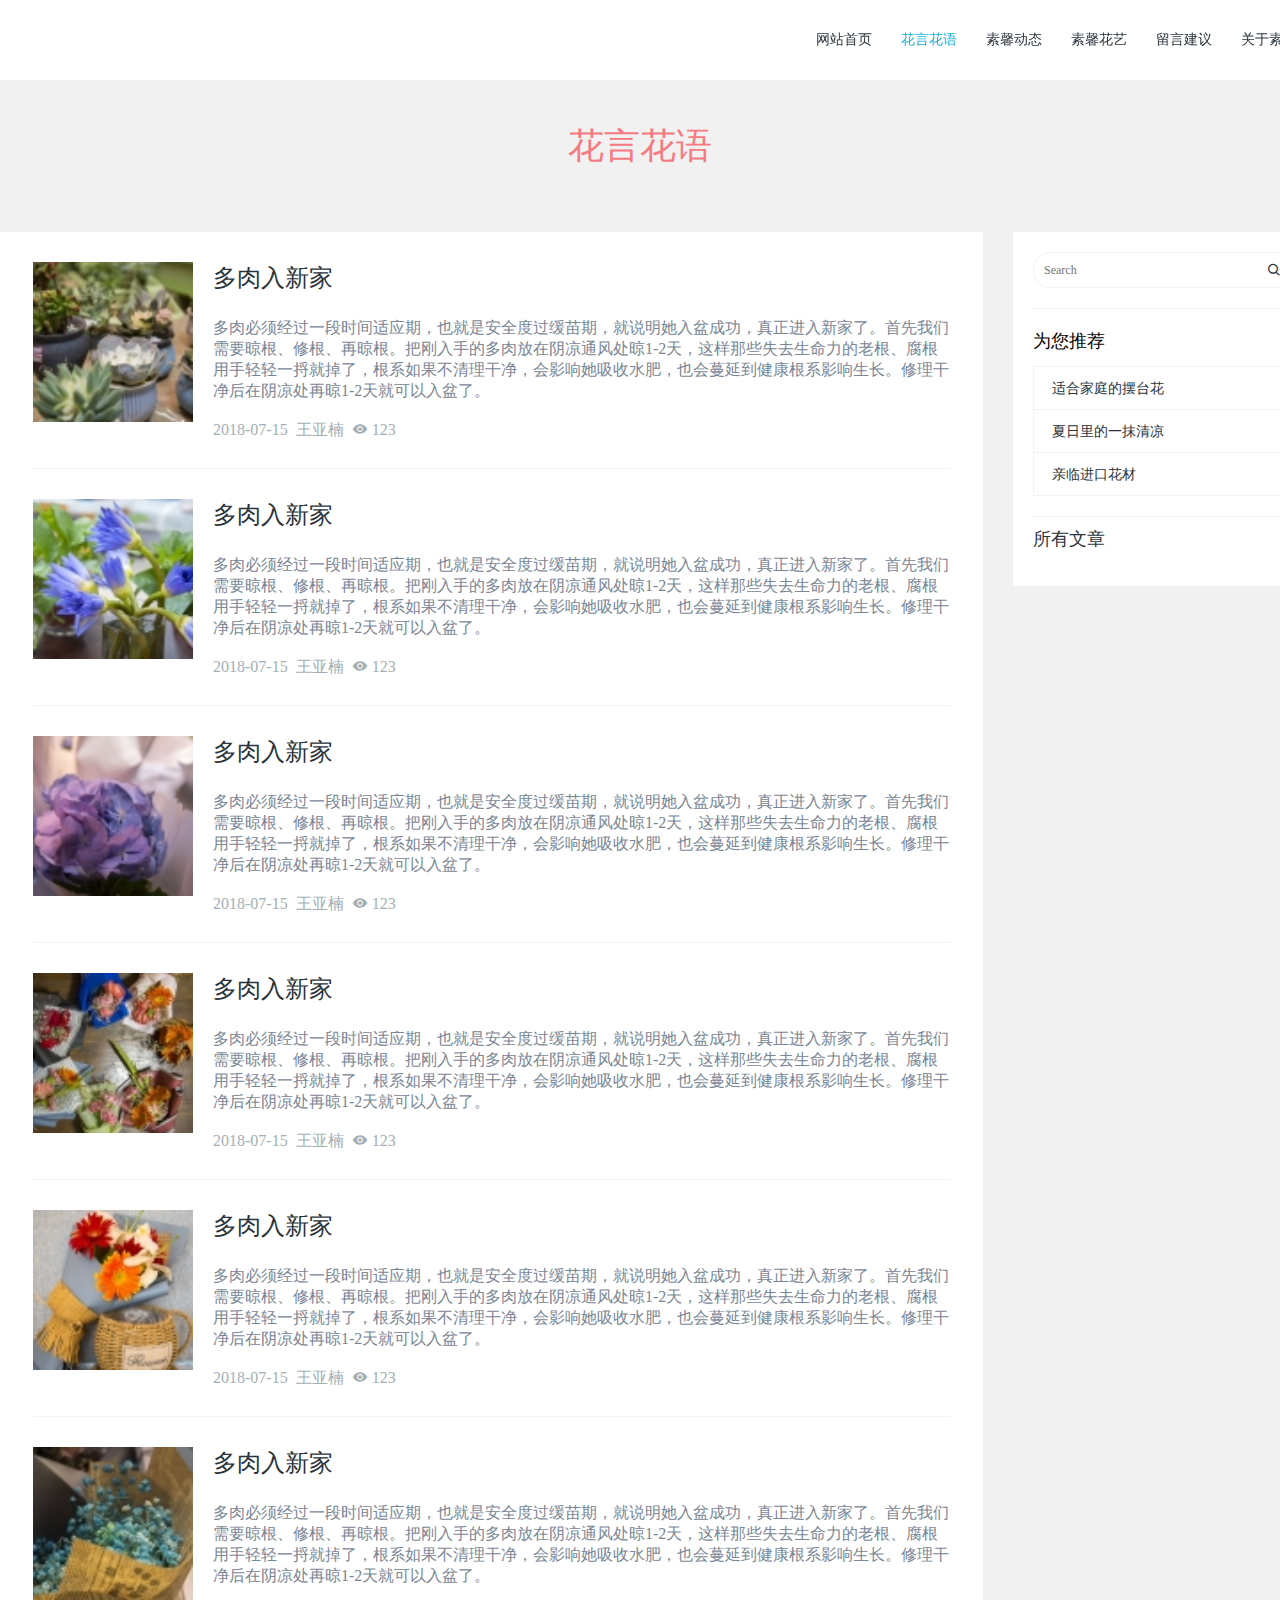
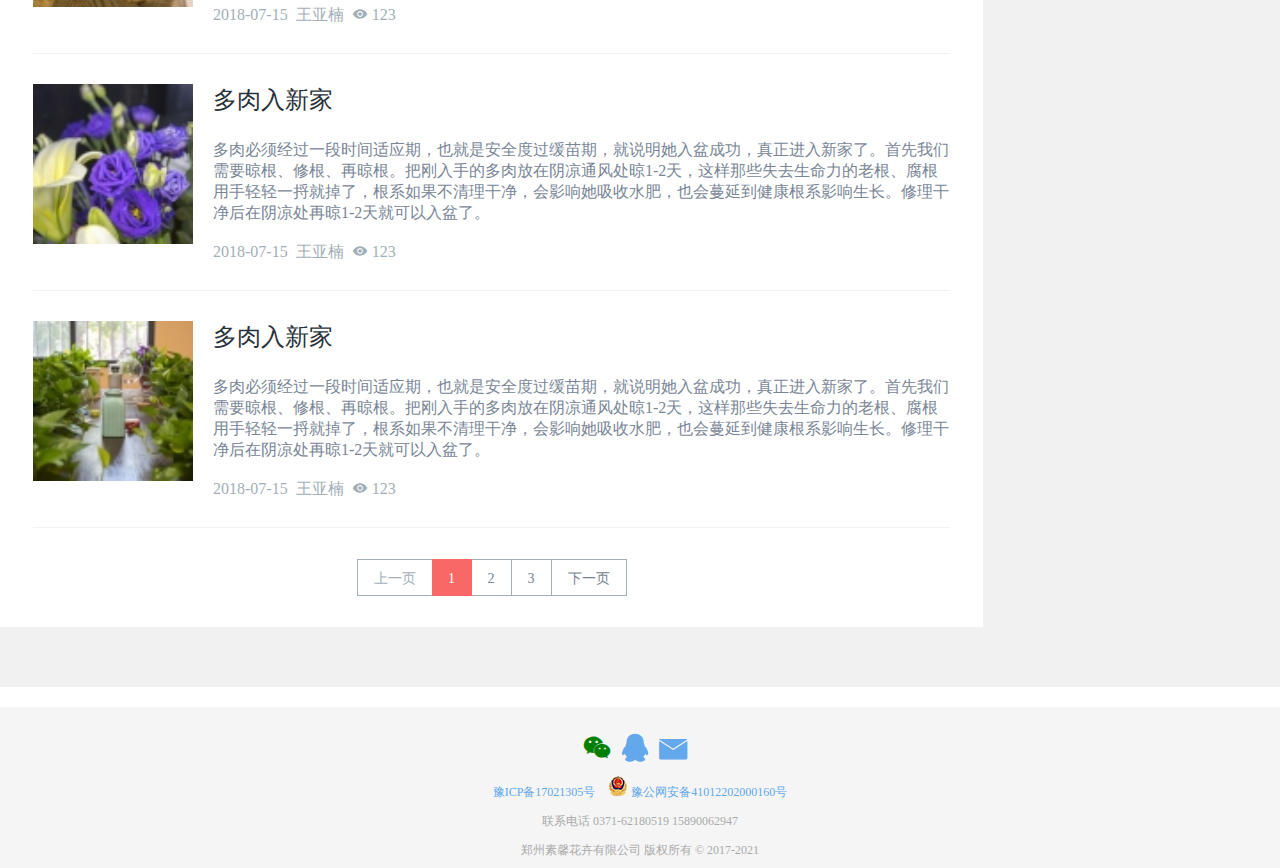
<file: hyhy.html>
<!DOCTYPE html>
<html>
<head>
	<meta charset="utf-8">
	<title>花言花语</title>
    <link rel="stylesheet" type="text/css" href="./css/hyhy.css">
    <link rel="stylesheet" type="text/css" href="./css/iconfont.css">
</head>
<body>
   <!-- 导航栏开始 -->
   <header>
   	  <div class="header1">
   	  	<div class="header-right">
    		<ul>
    			<li><a href="index.html">网站首页</a></li>
    			<li><a href="hyhy.html">花言花语</a></li>
    			<li><a href="sxdt.html">素馨动态</a></li>
    			<li><a href="sxhy.html">素馨花艺</a></li>
    			<li><a href="lyjy.html">留言建议</a></li>
    			<li><a href="gysx.html">关于素馨</a></li>
    		</ul>
    	</div>
   	  </div>
   </header>
   <!-- 主体开始 -->	
   <div class="hyhy-top">花言花语</div>
   <main>
    <!-- 左部分开始 -->
   	  <div class="main-left">
        <div class="main-left-1">
          <div><img src="./img/hyhu-1.jpg"></div>
          <ul>
            <li><a href="text.html">多肉入新家</a></li>
            <li>多肉必须经过一段时间适应期，也就是安全度过缓苗期，就说明她入盆成功，真正进入新家了。首先我们需要晾根、修根、再晾根。把刚入手的多肉放在阴凉通风处晾1-2天，这样那些失去生命力的老根、腐根用手轻轻一捋就掉了，根系如果不清理干净，会影响她吸收水肥，也会蔓延到健康根系影响生长。修理干净后在阴凉处再晾1-2天就可以入盆了。</li>
            <li>2018-07-15&nbsp;&nbsp;王亚楠&nbsp;&nbsp;<i class="iconfont icon-liulan"></i>&nbsp;123</li>
          </ul>
        </div>
        <div class="main-left-1">
          <div><img src="./img/hyhu-2.jpg"></div>
          <ul>
            <li><a href="">多肉入新家</a></li>
            <li>多肉必须经过一段时间适应期，也就是安全度过缓苗期，就说明她入盆成功，真正进入新家了。首先我们需要晾根、修根、再晾根。把刚入手的多肉放在阴凉通风处晾1-2天，这样那些失去生命力的老根、腐根用手轻轻一捋就掉了，根系如果不清理干净，会影响她吸收水肥，也会蔓延到健康根系影响生长。修理干净后在阴凉处再晾1-2天就可以入盆了。</li>
            <li>2018-07-15&nbsp;&nbsp;王亚楠&nbsp;&nbsp;<i class="iconfont icon-liulan"></i>&nbsp;123</li>
          </ul>
        </div>
        <div class="main-left-1">
          <div><img src="./img/hyhu-3.jpg"></div>
          <ul>
            <li><a href="">多肉入新家</a></li>
            <li>多肉必须经过一段时间适应期，也就是安全度过缓苗期，就说明她入盆成功，真正进入新家了。首先我们需要晾根、修根、再晾根。把刚入手的多肉放在阴凉通风处晾1-2天，这样那些失去生命力的老根、腐根用手轻轻一捋就掉了，根系如果不清理干净，会影响她吸收水肥，也会蔓延到健康根系影响生长。修理干净后在阴凉处再晾1-2天就可以入盆了。</li>
            <li>2018-07-15&nbsp;&nbsp;王亚楠&nbsp;&nbsp;<i class="iconfont icon-liulan"></i>&nbsp;123</li>
          </ul>
        </div>
        <div class="main-left-1">
          <div><img src="./img/hyhu-4.jpg"></div>
          <ul>
            <li><a href="">多肉入新家</a></li>
            <li>多肉必须经过一段时间适应期，也就是安全度过缓苗期，就说明她入盆成功，真正进入新家了。首先我们需要晾根、修根、再晾根。把刚入手的多肉放在阴凉通风处晾1-2天，这样那些失去生命力的老根、腐根用手轻轻一捋就掉了，根系如果不清理干净，会影响她吸收水肥，也会蔓延到健康根系影响生长。修理干净后在阴凉处再晾1-2天就可以入盆了。</li>
            <li>2018-07-15&nbsp;&nbsp;王亚楠&nbsp;&nbsp;<i class="iconfont icon-liulan"></i>&nbsp;123</li>
          </ul>
        </div>
        <div class="main-left-1">
          <div><img src="./img/hyhu-5.jpg"></div>
          <ul>
            <li><a href="">多肉入新家</a></li>
            <li>多肉必须经过一段时间适应期，也就是安全度过缓苗期，就说明她入盆成功，真正进入新家了。首先我们需要晾根、修根、再晾根。把刚入手的多肉放在阴凉通风处晾1-2天，这样那些失去生命力的老根、腐根用手轻轻一捋就掉了，根系如果不清理干净，会影响她吸收水肥，也会蔓延到健康根系影响生长。修理干净后在阴凉处再晾1-2天就可以入盆了。</li>
            <li>2018-07-15&nbsp;&nbsp;王亚楠&nbsp;&nbsp;<i class="iconfont icon-liulan"></i>&nbsp;123</li>
          </ul>
        </div>
        <div class="main-left-1">
          <div><img src="./img/hyhu-6.jpg"></div>
          <ul>
            <li><a href="">多肉入新家</a></li>
            <li>多肉必须经过一段时间适应期，也就是安全度过缓苗期，就说明她入盆成功，真正进入新家了。首先我们需要晾根、修根、再晾根。把刚入手的多肉放在阴凉通风处晾1-2天，这样那些失去生命力的老根、腐根用手轻轻一捋就掉了，根系如果不清理干净，会影响她吸收水肥，也会蔓延到健康根系影响生长。修理干净后在阴凉处再晾1-2天就可以入盆了。</li>
            <li>2018-07-15&nbsp;&nbsp;王亚楠&nbsp;&nbsp;<i class="iconfont icon-liulan"></i>&nbsp;123</li>
          </ul>
        </div>
        <div class="main-left-1">
          <div><img src="./img/hyhu-7.jpg"></div>
          <ul>
            <li><a href="">多肉入新家</a></li>
            <li>多肉必须经过一段时间适应期，也就是安全度过缓苗期，就说明她入盆成功，真正进入新家了。首先我们需要晾根、修根、再晾根。把刚入手的多肉放在阴凉通风处晾1-2天，这样那些失去生命力的老根、腐根用手轻轻一捋就掉了，根系如果不清理干净，会影响她吸收水肥，也会蔓延到健康根系影响生长。修理干净后在阴凉处再晾1-2天就可以入盆了。</li>
            <li>2018-07-15&nbsp;&nbsp;王亚楠&nbsp;&nbsp;<i class="iconfont icon-liulan"></i>&nbsp;123</li>
          </ul>
        </div>
        <div class="main-left-1">
          <div><img src="./img/hyhu-8.jpg"></div>
          <ul>
            <li><a href="">多肉入新家</a></li>
            <li>多肉必须经过一段时间适应期，也就是安全度过缓苗期，就说明她入盆成功，真正进入新家了。首先我们需要晾根、修根、再晾根。把刚入手的多肉放在阴凉通风处晾1-2天，这样那些失去生命力的老根、腐根用手轻轻一捋就掉了，根系如果不清理干净，会影响她吸收水肥，也会蔓延到健康根系影响生长。修理干净后在阴凉处再晾1-2天就可以入盆了。</li>
            <li>2018-07-15&nbsp;&nbsp;王亚楠&nbsp;&nbsp;<i class="iconfont icon-liulan"></i>&nbsp;123</li>
          </ul>
        </div>
        <div class="main-bottom">
          <ul>
            <li>上一页</li>
            <li>1</li>
            <li><a href="">2</a></li>
            <li><a href="">3</a></li>
            <li><a href="">下一页</a></li>
          </ul>
        </div>
      </div>
      <!-- 右部分开始 -->
   	  <div class="main-right">
        <div class="sousuo"><input type="text" name="" placeholder="Search">
                            <a href=""><i class="iconfont icon-sousuo"></i></a>
        </div>
        <nav>
          <ul>
            <li>为您推荐</li>
            <li><a href="">适合家庭的摆台花</a></li>
            <li><a href="">夏日里的一抹清凉</a></li>
            <li><a href="">亲临进口花材</a></li>
            <li><a href="">所有文章</a></li>
          </ul>
        </nav>
      </div>
   </main>
   <!-- 底部开始 -->
     <!-- 底部开始 -->
    <div class="kb"></div>
    <footer>
      <div class="footer-1">
        <ul>
          <li><a href="" class="iconfont icon-weixin" style="color: green"></a><a href="" class="iconfont icon-qq" style="color: #62a8ea"></a><a href="" class="iconfont icon-youjian" style="color: #62a8ea"></a> </li>
          <li><a href="">豫ICP备17021305号</a>
            <a href=""><img src="./img/gongan.png"></a>
            <a href="">豫公网安备41012202000160号</a></li>
          <li>联系电话 0371-62180519 15890062947</li>
          <li>郑州素馨花卉有限公司 版权所有 © 2017-2021</li>
        </ul>
      </div>
    </footer>
</body>
</html>
</file>
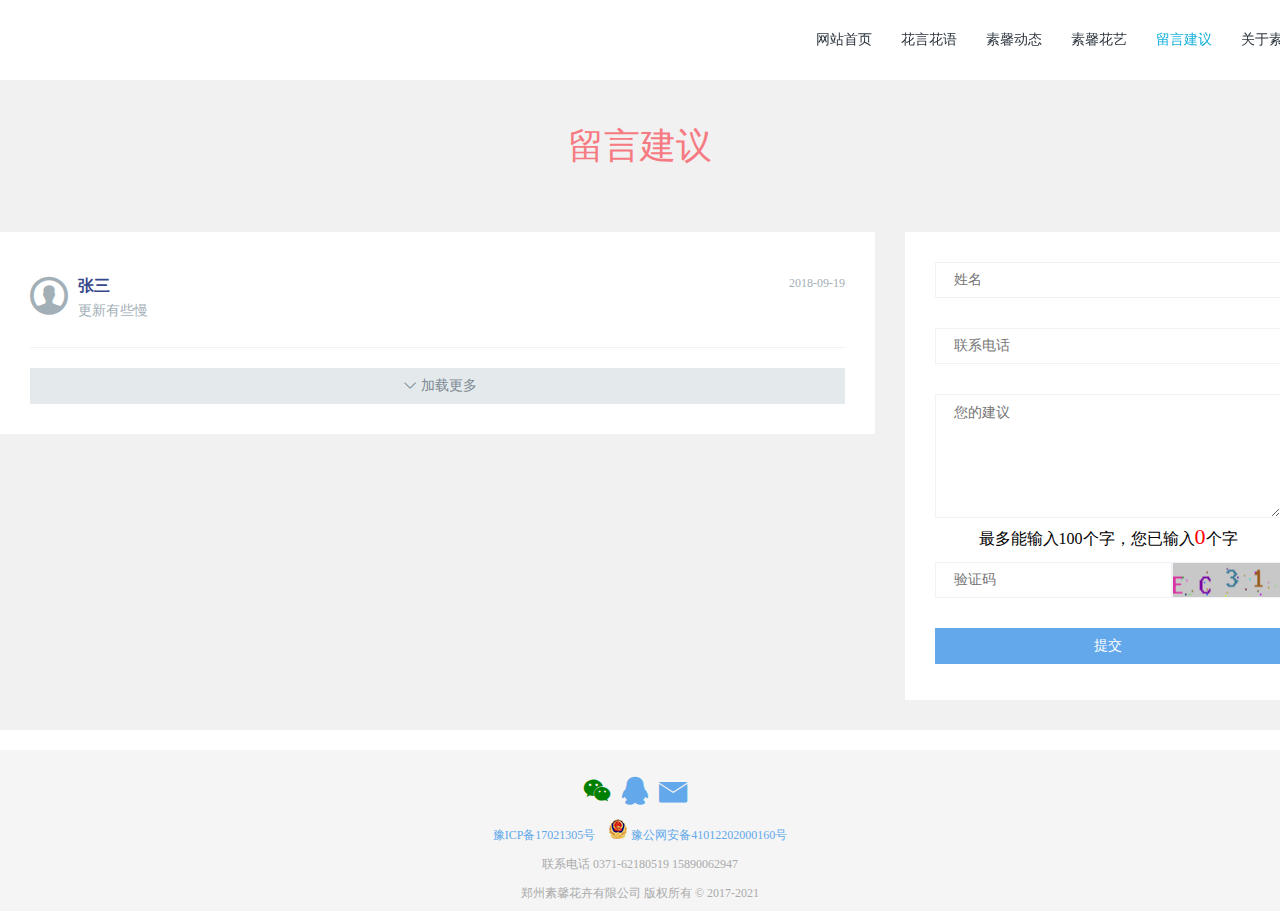
<file: lyjy.html>
<!DOCTYPE html>
<html>
<head>
  <meta charset="utf-8">
  <title>花言花语</title>
    <link rel="stylesheet" type="text/css" href="./css/lyjy.css">
    <link rel="stylesheet" type="text/css" href="./css/iconfont.css">
</head>
<body>
   <!-- 导航栏开始 -->
   <header>
      <div class="header1">
        <div class="header-right">
        <ul>
          <li><a href="index.html">网站首页</a></li>
          <li><a href="hyhy.html">花言花语</a></li>
          <li><a href="sxdt.html">素馨动态</a></li>
          <li><a href="sxhy.html">素馨花艺</a></li>
          <li><a href="lyjy.html">留言建议</a></li>
          <li><a href="gysx.html">关于素馨</a></li>
        </ul>
      </div>
      </div>
   </header>
   <!-- 主体开始 -->  
   <div class="hyhy-top">留言建议</div>
   <main>
    <!-- 左部分开始 -->
      <div class="main-left">
        <ul class="main-left-1">
          <li>
            <i class="iconfont icon-yonghu"></i>
            <h6>张三</h6> 
            <span>2018-09-19</span>
            <p>更新有些慢</p>
          </li>
        </ul>
        <div class="jzgd">
          <a href=""><i class="iconfont icon-jiantou8"></i>加载更多</a>
        </div>
      </div>
      <!-- 右部分开始 -->
      <div class="main-right">
        <ul class="main-right-1">
          <li><input type="text" name="xingming" placeholder="姓名"></li>
          <li><input type="text" name="xingming" placeholder="联系电话"></li>
          <li><textarea placeholder="您的建议"></textarea>
          <div class="tt">最多能输入100个字，您已输入<span>0</span>个字</div>
          </li>
          <li><input type="text" name="yanzhengma" placeholder="验证码">
              <div class="yzm"><img src="./img/yzm.png"></div>
          </li>
          <li><a href="Javascript:void(false);" class="blink">提交</a></li>
        </ul>
      </div>
   </main>
   <!-- 底部开始 -->
     <!-- 底部开始 -->
    <div class="kb"></div>
    <footer>
      <div class="footer-1">
        <ul>
          <li><a href="" class="iconfont icon-weixin" style="color: green"></a><a href="" class="iconfont icon-qq" style="color: #62a8ea"></a><a href="" class="iconfont icon-youjian" style="color: #62a8ea"></a> </li>
          <li><a href="">豫ICP备17021305号</a>
            <a href=""><img src="./img/gongan.png"></a>
            <a href="">豫公网安备41012202000160号</a></li>
          <li>联系电话 0371-62180519 15890062947</li>
          <li>郑州素馨花卉有限公司 版权所有 © 2017-2021</li>
        </ul>
      </div>
    </footer>
</body>
</html>
<script type="text/javascript">
	let text = document.querySelector("textarea");
	let num = document.querySelector(".tt>span");
	let btn = document.querySelector(".blink");
	console.log(btn)
	let list = document.querySelector(".main-left-1");
	let inputs = document.querySelector(".main-right-1>li>input");
	//监测text剩余字数
	text.oninput = function(){
		textnum = text.value.length;
//		console.log(textnum);
		num.innerHTML=textnum;
	}
	//监测提交事件
	btn.onclick = function(){
		//判断是否为空
		if(inputs.value=='' || text.value==''){
			alert("请重新输入!");
			return;
		}
		//添加内容
	let name = inputs.value;
	let con = text.value;
	let str=`<li>
            <i class="iconfont icon-yonghu"></i>
            <h6>${name}</h6> 
            <span>2018-09-19</span>
            <p>${con}</p>
          </li>`;
  list.innerHTML+=str;
  inputs.value="";
  text.value = "";
  num.innerHTML=0;
	}
	//给ul添加背景
		list.onmouseover = function(e){
			event = e.target;
			console.log(event);
			if(event.nodeName=="LI"){
				event.style.background = "#ccc";
			}
		}
		list.onmouseout = function(e){
			event = e.target;
			if(event.nodeName=="LI"){
				event.style.background = "#fff";
			}
		}
</script>
</file>
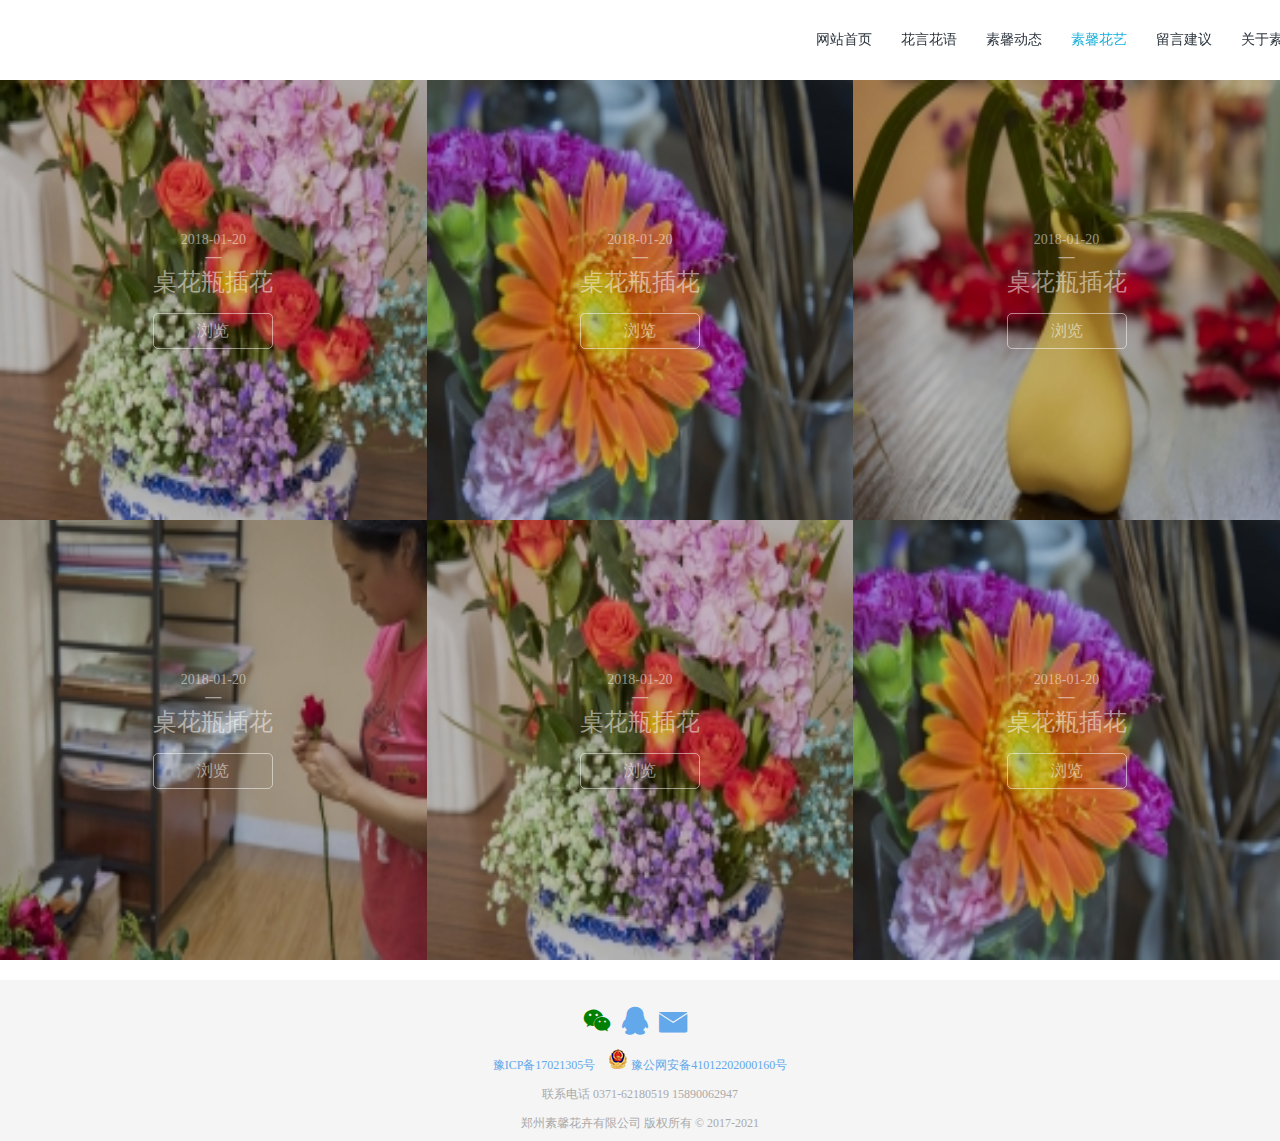
<file: sxhy.html>
<!DOCTYPE html>
<html>
<head>
	<meta charset="utf-8" />
	<title>素馨花艺</title>
    <link rel="stylesheet" type="text/css" href="./css/sxhy.css">
    <link rel="stylesheet" type="text/css" href="./css/iconfont.css">
    <script src="js/sxhy.js" type="text/javascript" charset="utf-8"></script>
</head>
<body>
     <!-- 导航栏开始 -->
    <header>
   	  <div class="header1">
   	  	<div class="header-right">
    		<ul>
    			<li><a href="index.html">网站首页</a></li>
    			<li><a href="hyhy.html">花言花语</a></li>
    			<li><a href="sxdt.html">素馨动态</a></li>
    			<li><a href="#">素馨花艺</a></li>
    			<li><a href="lyjy.html">留言建议</a></li>
    			<li><a href="gysx.html">关于素馨</a></li>
    		</ul>
    	</div>
   	  </div>
    </header>
    <!-- 主体开始 -->
    <main>
        <ul class="imgbox">
            <li><img src="./img/sxhy1.jpg" >
                <div class="text-1">
                    <ul class="text-2">
                       <li>2018-01-20</li>
                       <li>—</li>
                       <li>桌花瓶插花</li>
                       <li><a href="">浏览</a></li>
                    </ul>                    
                </div>
            </li>
            <li><img src="./img/sxhy2.jpg">
                <div class="text-1">
                    <ul class="text-2">
                       <li>2018-01-20</li>
                       <li>—</li>
                       <li>桌花瓶插花</li>
                       <li><a href="">浏览</a></li>
                    </ul>                    
                </div>
            </li>
            <li><img src="./img/sxhy3.jpg">
                <div class="text-1">
                    <ul class="text-2">
                       <li>2018-01-20</li>
                       <li>—</li>
                       <li>桌花瓶插花</li>
                       <li><a href="">浏览</a></li>
                    </ul>                    
                </div>
            </li>
            <li><img src="./img/sxhy4.jpg">
                <div class="text-1">
                    <ul class="text-2">
                       <li>2018-01-20</li>
                       <li>—</li>
                       <li>桌花瓶插花</li>
                       <li><a href="">浏览</a></li>
                    </ul>                    
                </div>
            </li>
            <li><img src="./img/sxhy1.jpg">
                <div class="text-1">
                    <ul class="text-2">
                       <li>2018-01-20</li>
                       <li>—</li>
                       <li>桌花瓶插花</li>
                       <li><a href="">浏览</a></li>
                    </ul>                    
                </div>
            </li>
            <li><img src="./img/sxhy2.jpg">
                <div class="text-1">
                    <ul class="text-2">
                       <li>2018-01-20</li>
                       <li>—</li>
                       <li>桌花瓶插花</li>
                       <li><a href="">浏览</a></li>
                    </ul>                    
                </div>
            </li>
        </ul>
    </main>
      <!-- 底部开始 -->
    <div class="kb"></div>
    <footer>
      <div class="footer-1">
        <ul>
          <li><a href="" class="iconfont icon-weixin" style="color: green"></a><a href="" class="iconfont icon-qq" style="color: #62a8ea"></a><a href="" class="iconfont icon-youjian" style="color: #62a8ea"></a> </li>
          <li><a href="">豫ICP备17021305号</a>
            <a href=""><img src="./img/gongan.png"></a>
            <a href="">豫公网安备41012202000160号</a></li>
          <li>联系电话 0371-62180519 15890062947</li>
          <li>郑州素馨花卉有限公司 版权所有 © 2017-2021</li>
        </ul>
      </div>
    </footer>
</body>
</html>
</file>
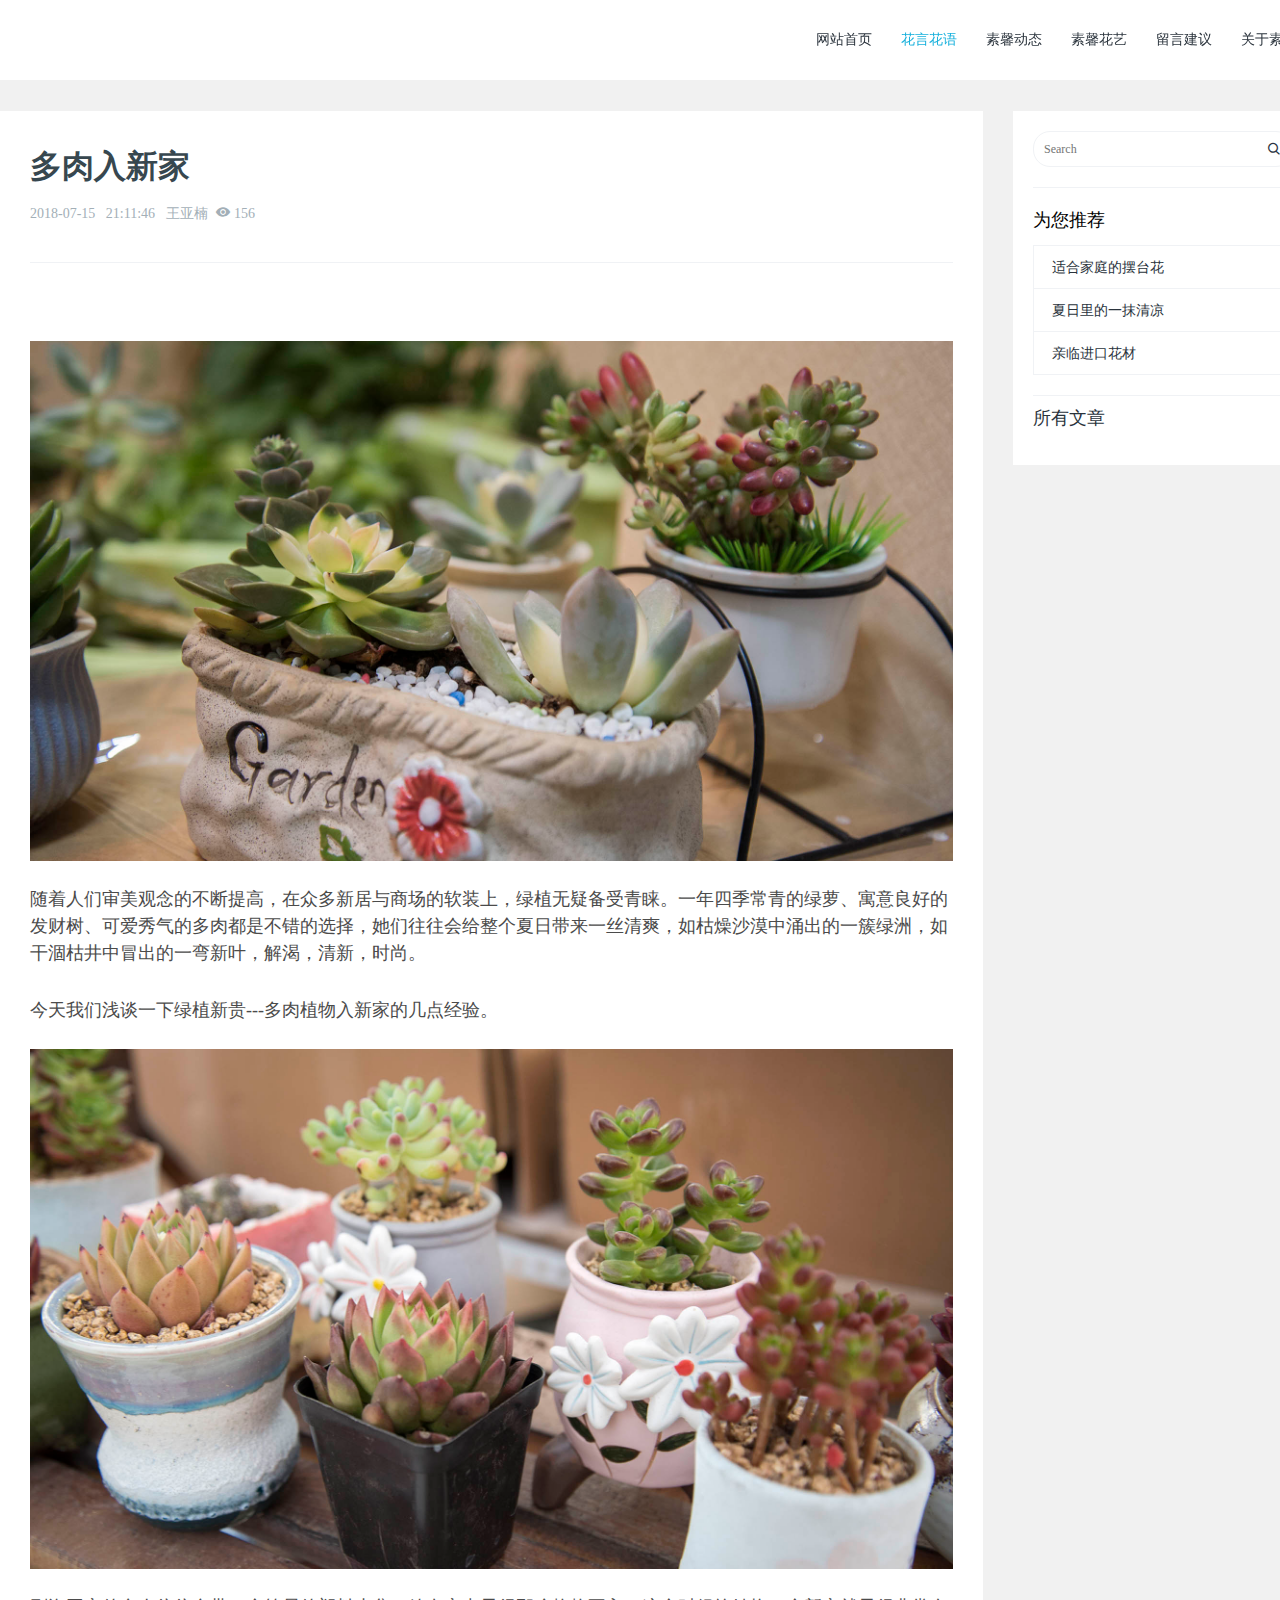
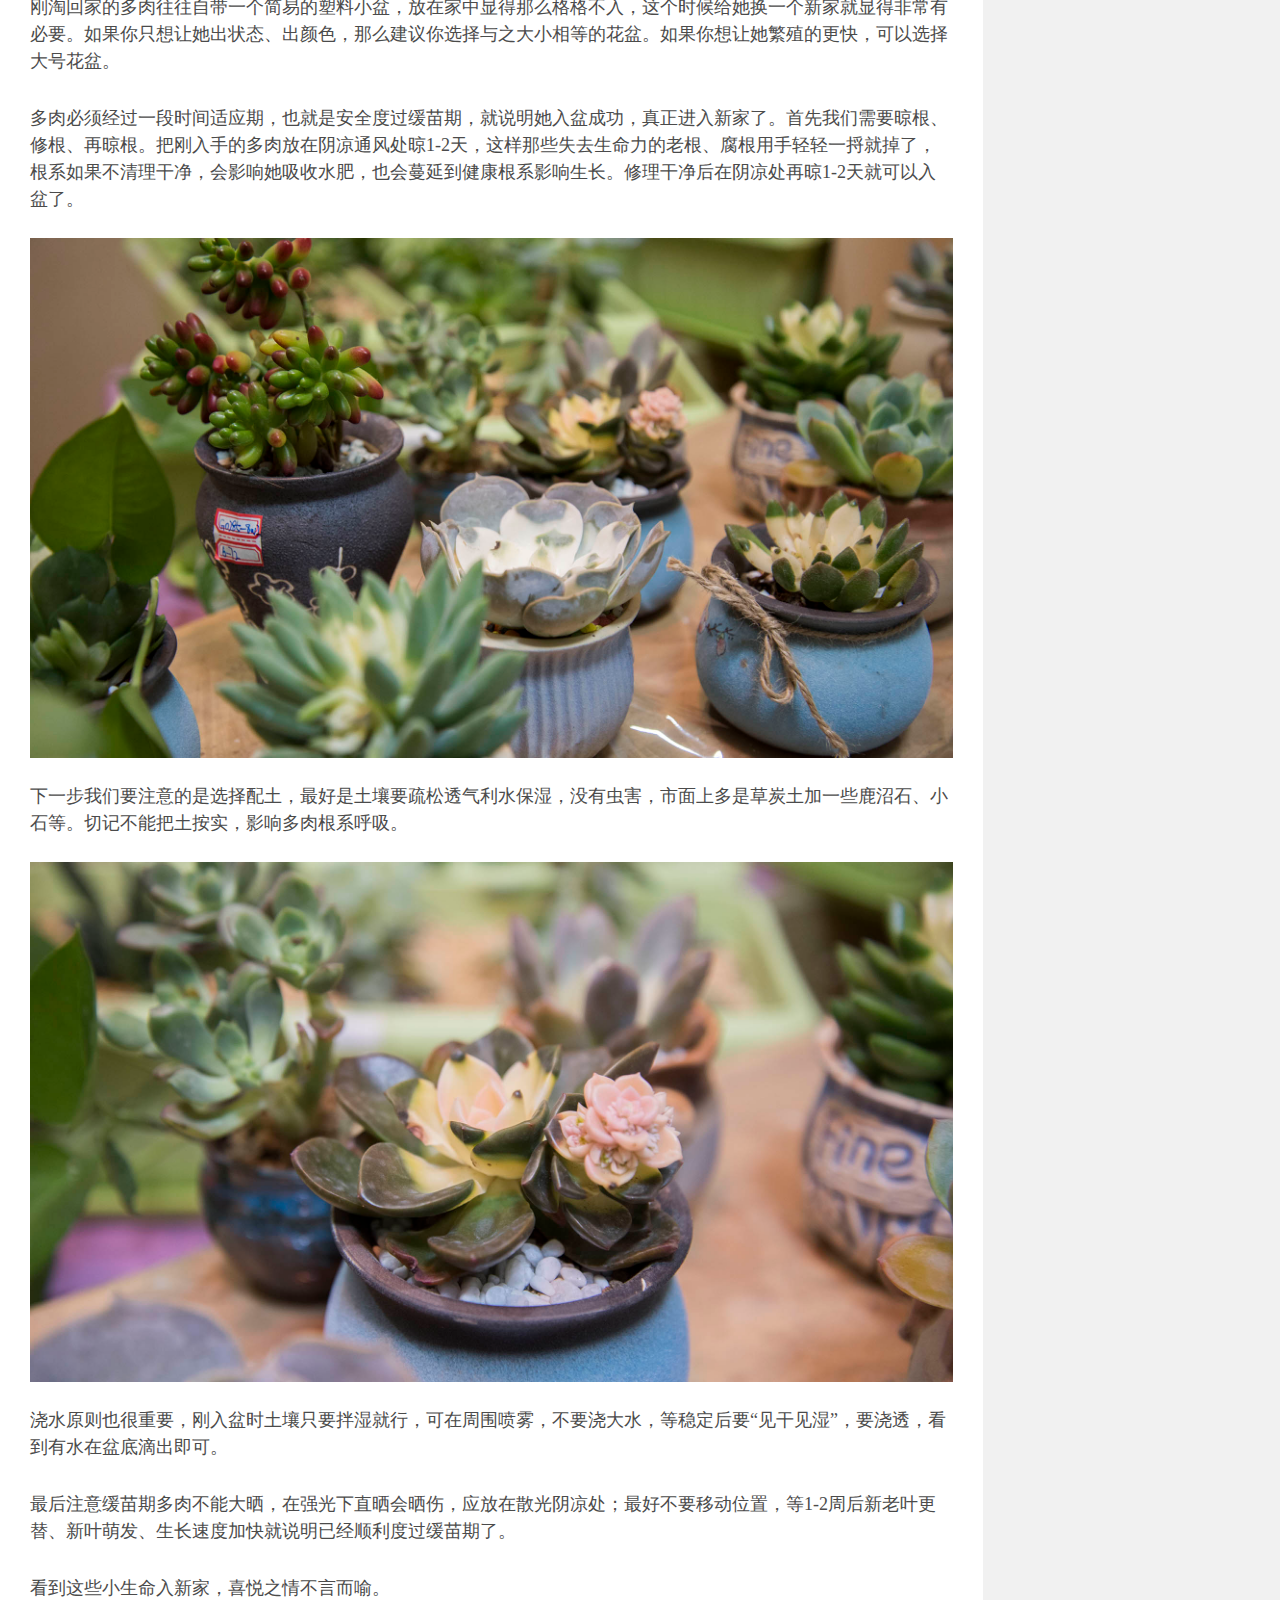
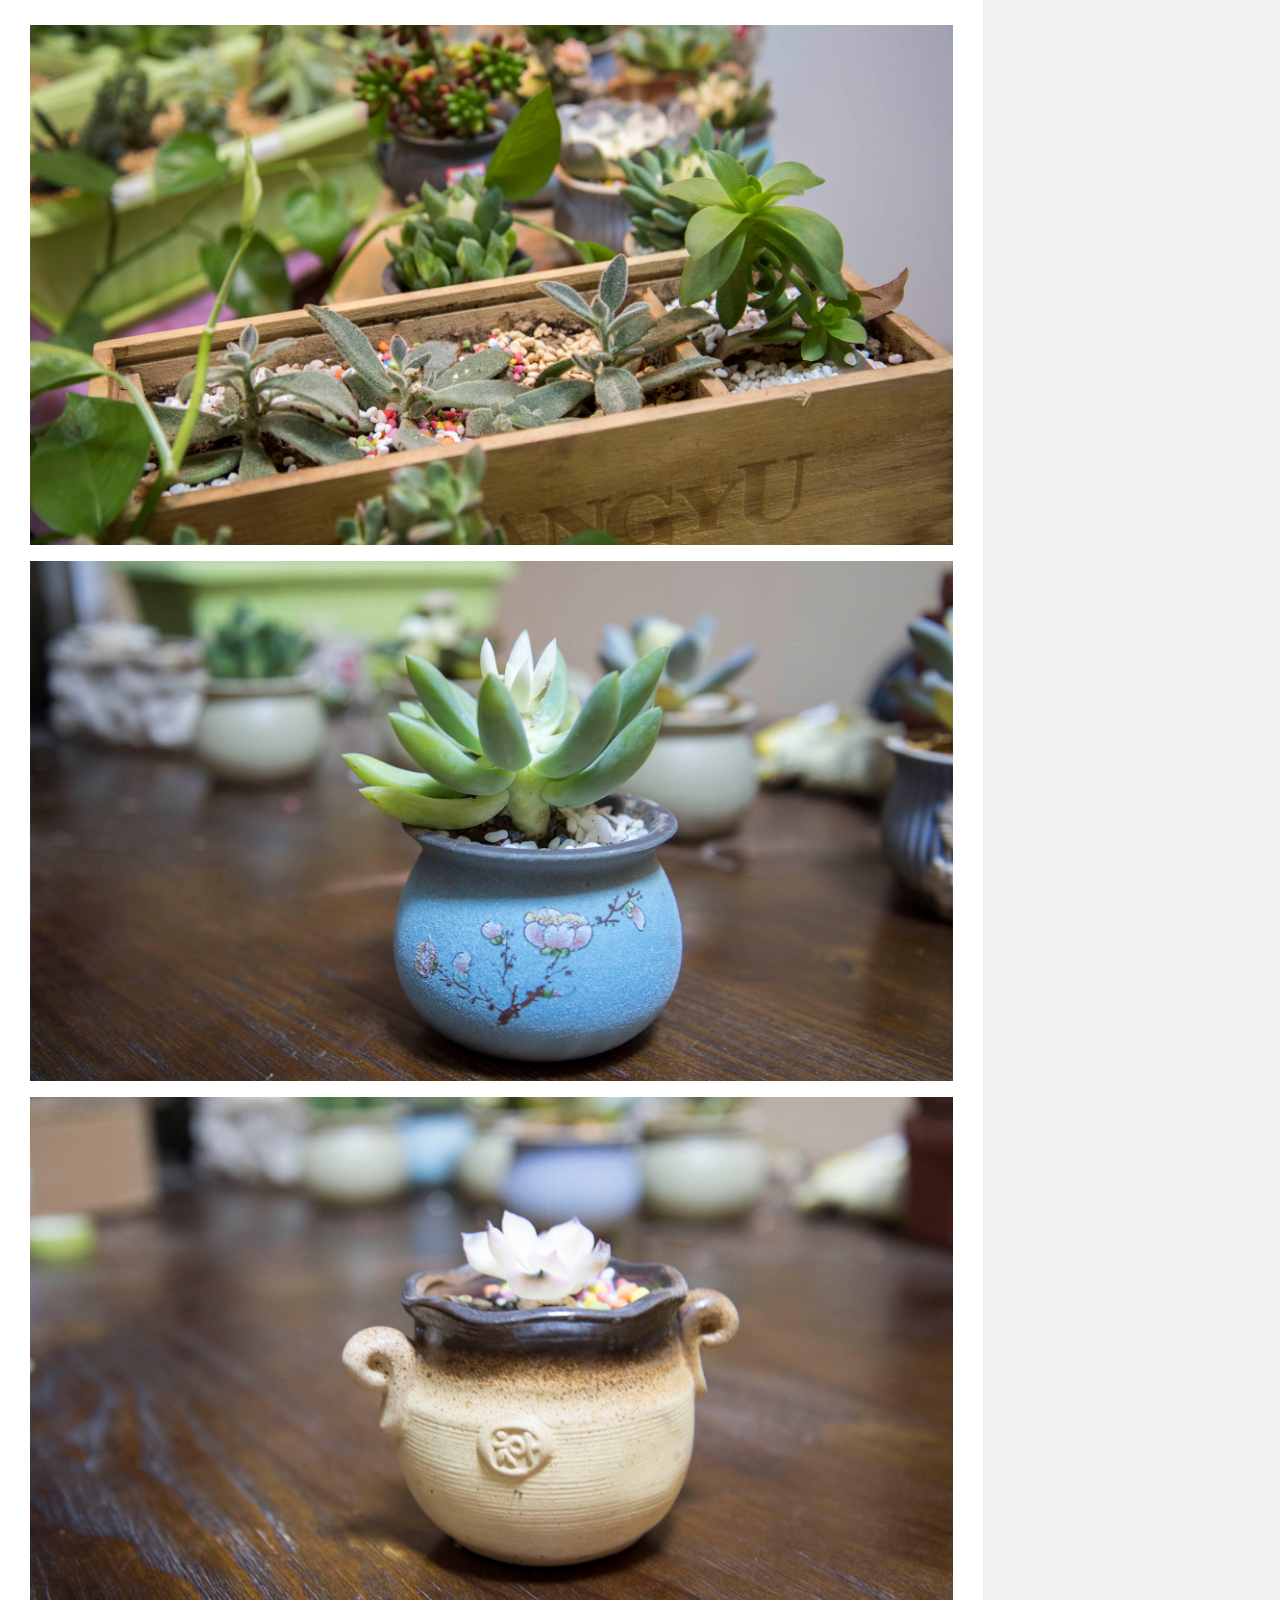
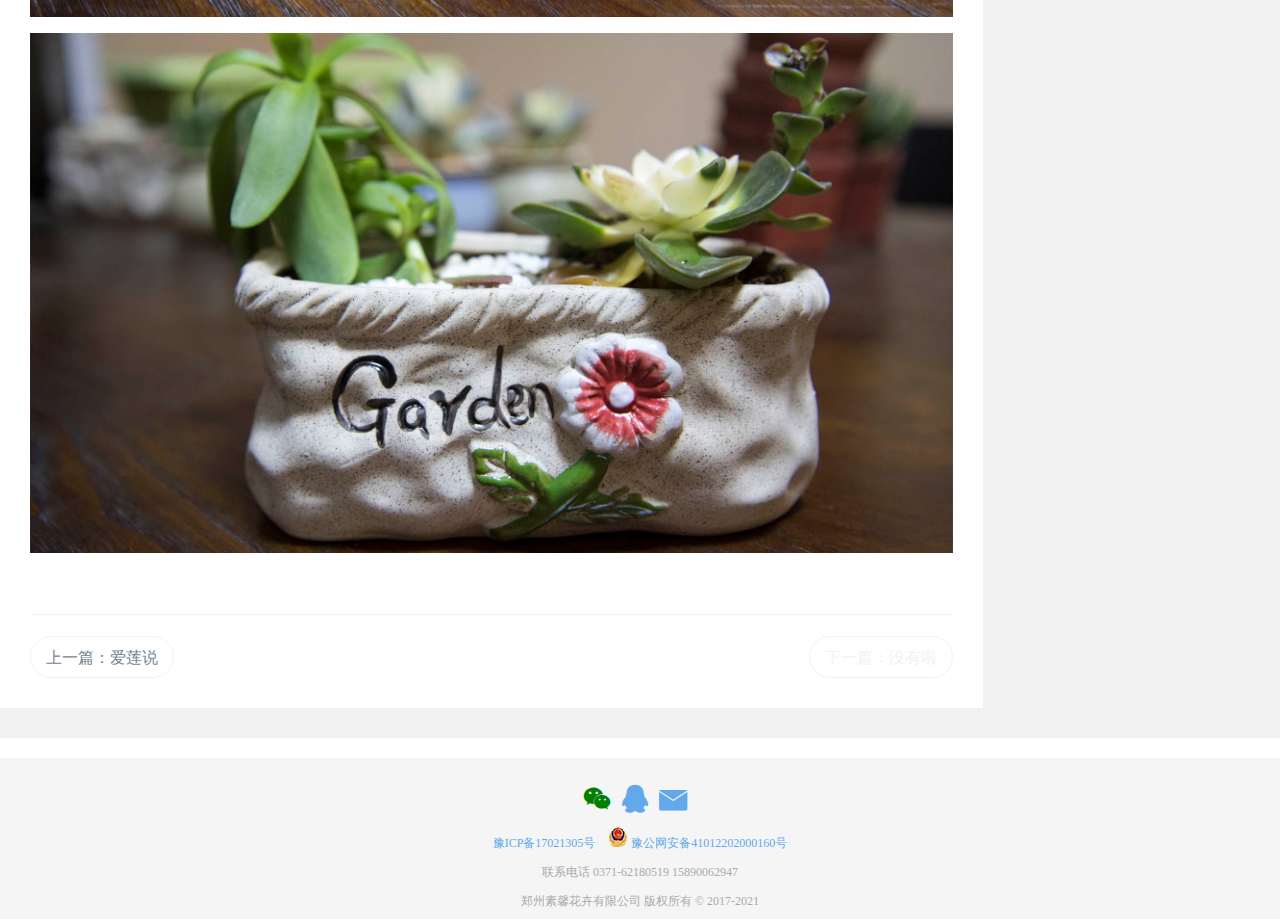
<file: text.html>
<!DOCTYPE html>
<html>
<head>
	<title>多肉入新家</title>
	<meta charset="UTF-8"/>
	<link rel="stylesheet" type="text/css" href="./css/text.css">
    <link rel="stylesheet" type="text/css" href="./css/iconfont.css">
</head>
<body>
    <!-- 导航栏开始 -->
    <header>
   	  <div class="header1">
   	  	<div class="header-right">
    		<ul>
    			<li><a href="index.html">网站首页</a></li>
    			<li><a href="hyhy.html">花言花语</a></li>
    			<li><a href="sxdt.html">素馨动态</a></li>
    			<li><a href="sxhy.html">素馨花艺</a></li>
    			<li><a href="lyjy.html">留言建议</a></li>
    			<li><a href="gysx.html">关于素馨</a></li>
    		</ul>
    	</div>
   	  </div>
    </header>
    <!-- 主体开始 -->
     <main>
    <!-- 左部分开始 -->
   	  <div class="main-left">
   	  	<div class="text1">
   	  		<h1>多肉入新家</h1>
   	  		<div class="text1-1">2018-07-15&nbsp;&nbsp;&nbsp;21:11:46&nbsp;&nbsp;&nbsp;王亚楠&nbsp;&nbsp;<i class="iconfont icon-liulan"></i>&nbsp;156</div>
   	  	</div>
   	  	<div class="text-2">
   	  		<div class="text-tp"><img src="./img/text-1.jpg"></div>
   	  		<p>随着人们审美观念的不断提高，在众多新居与商场的软装上，绿植无疑备受青睐。一年四季常青的绿萝、寓意良好的发财树、可爱秀气的多肉都是不错的选择，她们往往会给整个夏日带来一丝清爽，如枯燥沙漠中涌出的一簇绿洲，如干涸枯井中冒出的一弯新叶，解渴，清新，时尚。</p>
   	  		<p class="text-jj">今天我们浅谈一下绿植新贵---多肉植物入新家的几点经验。</p>
   	  		<div class="text-tp"><img src="./img/text-2.jpg"></div>
   	  		<p>刚淘回家的多肉往往自带一个简易的塑料小盆，放在家中显得那么格格不入，这个时候给她换一个新家就显得非常有必要。如果你只想让她出状态、出颜色，那么建议你选择与之大小相等的花盆。如果你想让她繁殖的更快，可以选择大号花盆。</p>
   	  		<p class="text-jj">多肉必须经过一段时间适应期，也就是安全度过缓苗期，就说明她入盆成功，真正进入新家了。首先我们需要晾根、修根、再晾根。把刚入手的多肉放在阴凉通风处晾1-2天，这样那些失去生命力的老根、腐根用手轻轻一捋就掉了，根系如果不清理干净，会影响她吸收水肥，也会蔓延到健康根系影响生长。修理干净后在阴凉处再晾1-2天就可以入盆了。</p>
   	  		<div class="text-tp"><img src="./img/text-3.jpg"></div>
   	  		<p>下一步我们要注意的是选择配土，最好是土壤要疏松透气利水保湿，没有虫害，市面上多是草炭土加一些鹿沼石、小石等。切记不能把土按实，影响多肉根系呼吸。</p>
   	  		<div class="text-tp"><img src="./img/text-4.jpg"></div>
   	  		<p>浇水原则也很重要，刚入盆时土壤只要拌湿就行，可在周围喷雾，不要浇大水，等稳定后要“见干见湿”，要浇透，看到有水在盆底滴出即可。</p>
   	  		<p class="text-jj">最后注意缓苗期多肉不能大晒，在强光下直晒会晒伤，应放在散光阴凉处；最好不要移动位置，等1-2周后新老叶更替、新叶萌发、生长速度加快就说明已经顺利度过缓苗期了。</p>
   	  		<p class="text-jj">看到这些小生命入新家，喜悦之情不言而喻。</p>
   	  		<div class="text-tp-1"><img src="./img/text-5.jpg"></div>
   	  		<div class="text-tp-2"><img src="./img/text-6.jpg"></div>
   	  		<div class="text-tp-2"><img src="./img/text-7.jpg"></div>
   	  		<div class="text-tp-2"><img src="./img/text-8.jpg"></div>
   	  	</div>
        <ul class="text-3">
          <li><a href="">上一篇：爱莲说</a></li>
          <li><a href="">下一篇：没有啦</a></li>
        </ul>
   	  </div>
      <!-- 右部分开始 -->
   	  <div class="main-right">
        <div class="sousuo"><input type="text" name="" placeholder="Search">
                            <a href=""><i class="iconfont icon-sousuo"></i></a>
        </div>
        <nav>
          <ul>
            <li>为您推荐</li>
            <li><a href="">适合家庭的摆台花</a></li>
            <li><a href="">夏日里的一抹清凉</a></li>
            <li><a href="">亲临进口花材</a></li>
            <li><a href="">所有文章</a></li>
          </ul>
        </nav>
      </div>
   </main>
   <!-- 底部开始 -->
     <!-- 底部开始 -->
    <div class="kb"></div>
    <footer>
      <div class="footer-1">
        <ul>
          <li><a href="" class="iconfont icon-weixin" style="color: green"></a><a href="" class="iconfont icon-qq" style="color: #62a8ea"></a><a href="" class="iconfont icon-youjian" style="color: #62a8ea"></a> </li>
          <li><a href="">豫ICP备17021305号</a>
            <a href=""><img src="./img/gongan.png"></a>
            <a href="">豫公网安备41012202000160号</a></li>
          <li>联系电话 0371-62180519 15890062947</li>
          <li>郑州素馨花卉有限公司 版权所有 © 2017-2021</li>
        </ul>
      </div>
    </footer>
</body>
</html>
</file>
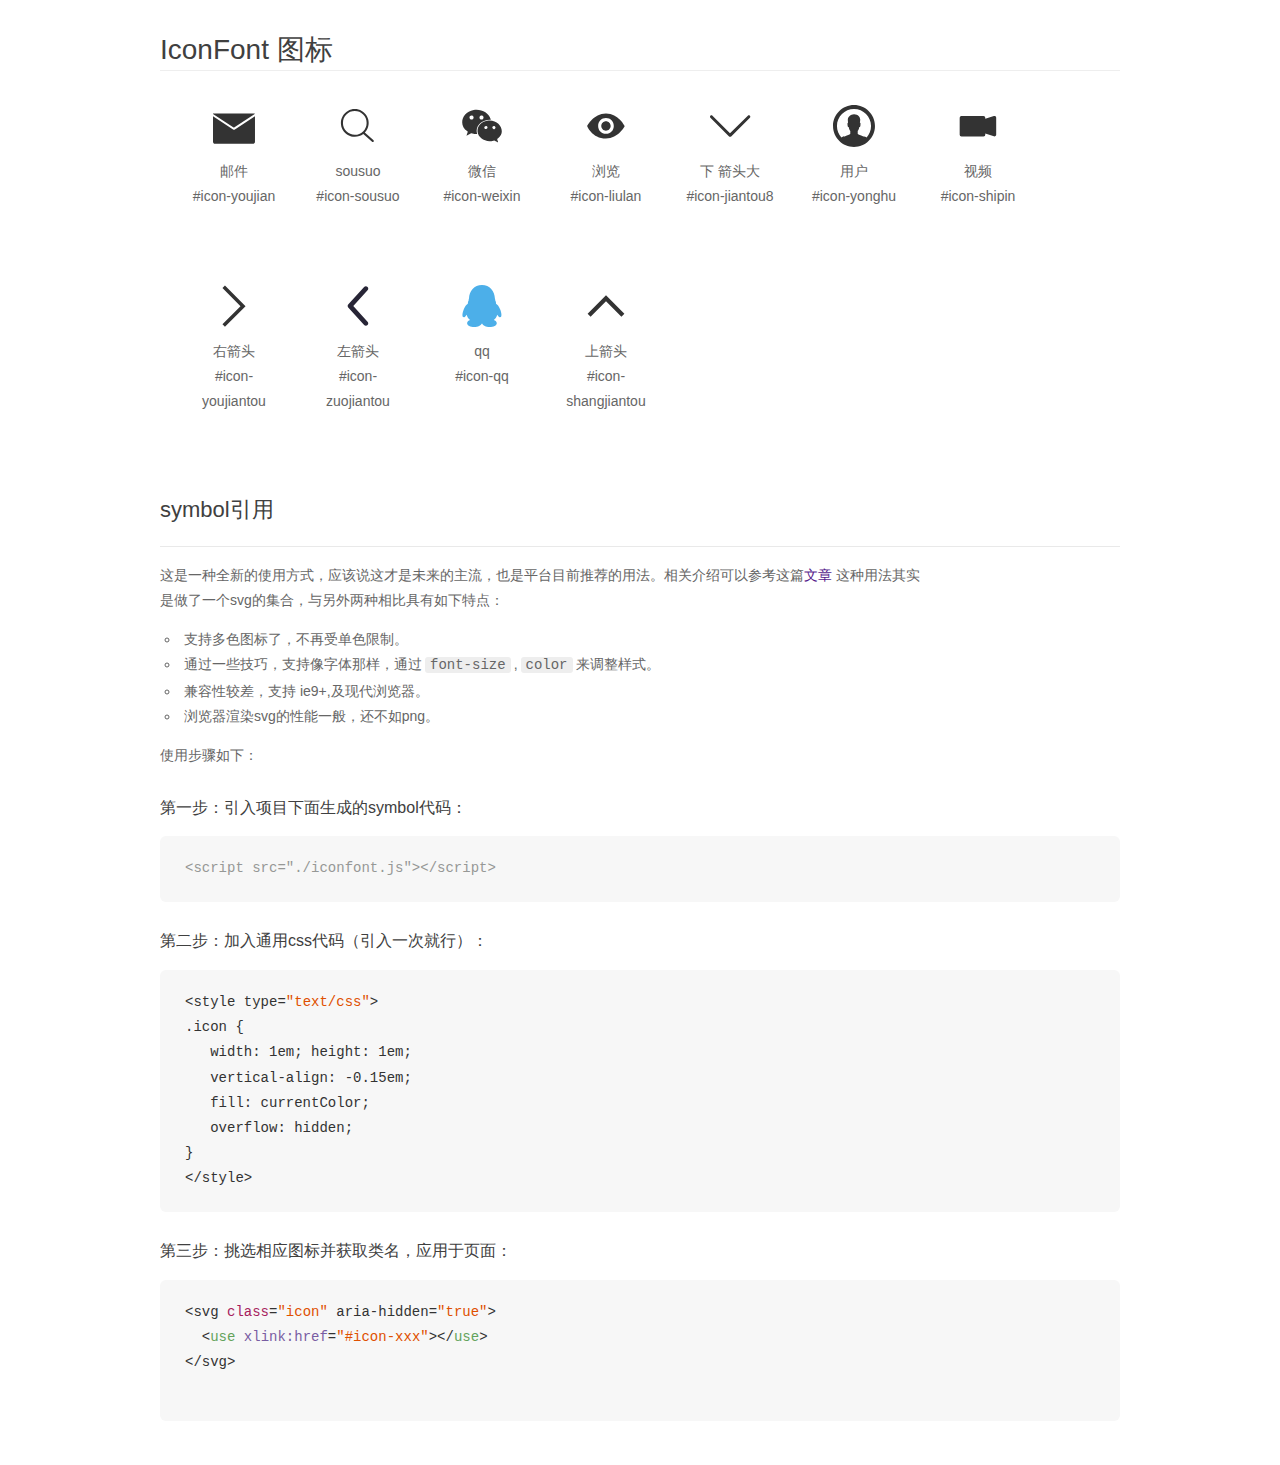
<file: font_2y7f549bmko/demo_symbol.html>
<!DOCTYPE html>
<html>
<head>
    <meta charset="utf-8"/>
    <title>IconFont</title>
    <link rel="stylesheet" href="demo.css">
    <script src="iconfont.js"></script>

    <style type="text/css">
        .icon {
          /* 通过设置 font-size 来改变图标大小 */
          width: 1em; height: 1em;
          /* 图标和文字相邻时，垂直对齐 */
          vertical-align: -0.15em;
          /* 通过设置 color 来改变 SVG 的颜色/fill */
          fill: currentColor;
          /* path 和 stroke 溢出 viewBox 部分在 IE 下会显示
             normalize.css 中也包含这行 */
          overflow: hidden;
        }

    </style>
</head>
<body>
    <div class="main markdown">
        <h1>IconFont 图标</h1>
        <ul class="icon_lists clear">
            
                <li>
                    <svg class="icon" aria-hidden="true">
                        <use xlink:href="#icon-youjian"></use>
                    </svg>
                    <div class="name">邮件</div>
                    <div class="fontclass">#icon-youjian</div>
                </li>
            
                <li>
                    <svg class="icon" aria-hidden="true">
                        <use xlink:href="#icon-sousuo"></use>
                    </svg>
                    <div class="name">sousuo</div>
                    <div class="fontclass">#icon-sousuo</div>
                </li>
            
                <li>
                    <svg class="icon" aria-hidden="true">
                        <use xlink:href="#icon-weixin"></use>
                    </svg>
                    <div class="name">微信</div>
                    <div class="fontclass">#icon-weixin</div>
                </li>
            
                <li>
                    <svg class="icon" aria-hidden="true">
                        <use xlink:href="#icon-liulan"></use>
                    </svg>
                    <div class="name">浏览</div>
                    <div class="fontclass">#icon-liulan</div>
                </li>
            
                <li>
                    <svg class="icon" aria-hidden="true">
                        <use xlink:href="#icon-jiantou8"></use>
                    </svg>
                    <div class="name">下 箭头大</div>
                    <div class="fontclass">#icon-jiantou8</div>
                </li>
            
                <li>
                    <svg class="icon" aria-hidden="true">
                        <use xlink:href="#icon-yonghu"></use>
                    </svg>
                    <div class="name">用户</div>
                    <div class="fontclass">#icon-yonghu</div>
                </li>
            
                <li>
                    <svg class="icon" aria-hidden="true">
                        <use xlink:href="#icon-shipin"></use>
                    </svg>
                    <div class="name">视频</div>
                    <div class="fontclass">#icon-shipin</div>
                </li>
            
                <li>
                    <svg class="icon" aria-hidden="true">
                        <use xlink:href="#icon-youjiantou"></use>
                    </svg>
                    <div class="name">右箭头</div>
                    <div class="fontclass">#icon-youjiantou</div>
                </li>
            
                <li>
                    <svg class="icon" aria-hidden="true">
                        <use xlink:href="#icon-zuojiantou"></use>
                    </svg>
                    <div class="name">左箭头</div>
                    <div class="fontclass">#icon-zuojiantou</div>
                </li>
            
                <li>
                    <svg class="icon" aria-hidden="true">
                        <use xlink:href="#icon-qq"></use>
                    </svg>
                    <div class="name">qq</div>
                    <div class="fontclass">#icon-qq</div>
                </li>
            
                <li>
                    <svg class="icon" aria-hidden="true">
                        <use xlink:href="#icon-shangjiantou"></use>
                    </svg>
                    <div class="name">上箭头</div>
                    <div class="fontclass">#icon-shangjiantou</div>
                </li>
            
        </ul>


        <h2 id="symbol-">symbol引用</h2>
        <hr>

        <p>这是一种全新的使用方式，应该说这才是未来的主流，也是平台目前推荐的用法。相关介绍可以参考这篇<a href="">文章</a>
        这种用法其实是做了一个svg的集合，与另外两种相比具有如下特点：</p>
        <ul>
          <li>支持多色图标了，不再受单色限制。</li>
          <li>通过一些技巧，支持像字体那样，通过<code>font-size</code>,<code>color</code>来调整样式。</li>
          <li>兼容性较差，支持 ie9+,及现代浏览器。</li>
          <li>浏览器渲染svg的性能一般，还不如png。</li>
        </ul>
        <p>使用步骤如下：</p>
        <h3 id="-symbol-">第一步：引入项目下面生成的symbol代码：</h3>
        <pre><code class="lang-js hljs javascript"><span class="hljs-comment">&lt;script src="./iconfont.js"&gt;&lt;/script&gt;</span></code></pre>
        <h3 id="-css-">第二步：加入通用css代码（引入一次就行）：</h3>
        <pre><code class="lang-js hljs javascript">&lt;style type=<span class="hljs-string">"text/css"</span>&gt;
.icon {
   width: <span class="hljs-number">1</span>em; height: <span class="hljs-number">1</span>em;
   vertical-align: <span class="hljs-number">-0.15</span>em;
   fill: currentColor;
   overflow: hidden;
}
&lt;<span class="hljs-regexp">/style&gt;</span></code></pre>
        <h3 id="-">第三步：挑选相应图标并获取类名，应用于页面：</h3>
        <pre><code class="lang-js hljs javascript">&lt;svg <span class="hljs-class"><span class="hljs-keyword">class</span></span>=<span class="hljs-string">"icon"</span> aria-hidden=<span class="hljs-string">"true"</span>&gt;<span class="xml"><span class="hljs-tag">
  &lt;<span class="hljs-name">use</span> <span class="hljs-attr">xlink:href</span>=<span class="hljs-string">"#icon-xxx"</span>&gt;</span><span class="hljs-tag">&lt;/<span class="hljs-name">use</span>&gt;</span>
</span>&lt;<span class="hljs-regexp">/svg&gt;
        </span></code></pre>
    </div>
</body>
</html>
</file>
<file: css/hyhy.css>
* {
	margin: 0;
	padding: 0;
	font-family: "微软雅黑";
	list-style: none;
}
a {
	text-decoration: none;

}

body {
	background-color: #f1f1f1;
}
/*导航栏开始*/
header {
	width: 100%;
	height: 80px;
	background-color: #fff;
	position: fixed;
	top: 0;
	left: 0;
	z-index: 999;
}
.header1 {
	width: 1311px;
	height: 100%;
	margin: 0 auto;
}
.header-right {
	width: 510px;
	height: 80px;
	float: right;
}
.header-right ul li a {
	display: block;
	width: 85px;
	height: 100%;
	text-align: center;
	line-height: 80px;
	font-size: 14px;
	color: #2a333c;
	float: left;
}
.header-right li:nth-of-type(2) a {
	color: #16b0dc;
}
.header-right ul li a:hover {
	color: #16b0dc;
}
.header-right li:nth-of-type(6) a {
	margin: 0;
}
/*主体开始*/
.hyhy-top {
	width: 145px;
	height: 36px;
	font-size: 36px;
	color: #f67a82;
	margin: 122px auto 74px;
	text-align: center;
}
main {
	width: 1311px;
	margin: 0 auto;
}
.main-left {
	width: 983px;
	height: 100%;
	background-color: #fff;
	float: left;
	margin-right: 10px;
	margin-bottom: 30px;
}
.main-right {
	width: 298px;
	height: 354px;
	background-color: #fff;
	float: right;
}
/*左部分开始*/
.main-left-1 {
	width: 917px;
	height: 236px;
	margin: 0 33px;
	border-bottom: 1px #f0f2f5 solid;
}
.main-left-1 img {
	width: 160px;
	height: 160px;
	margin-top: 30px;
	margin-right: 20px;
	float: left;
}
.main-left-1 ul {
	width: 737px;
	height: 190px;
	margin-top: 30px;
	float: left;
}
.main-left-1 ul li:first-child {
	margin-bottom: 24px;
}
.main-left-1 ul li:first-child a {
	font-size: 24px;
	color: #2a333c;
}
.main-left-1 ul li:first-child a:hover {
	text-decoration: underline;
	color: rgb(22,176,220);
}
.main-left-1 ul li:nth-child(2) {
	margin-bottom: 18px;
	font-size: 16px;
	color: #7a8696;
}
.main-left-1 ul li:last-child {
	color: #a3afb7;
	font-size: 16px;
}
.main-bottom {
	width: 100%;
	padding-top: 10px;
	padding-bottom: 10px;
}
.main-bottom ul {
	width: 270px;
	height: 37px;
    margin: 21px auto;
}
.main-bottom ul li {
	float: left;
	/*margin: 21px 0;*/
	line-height: 37px;
	text-align: center;
	font-size: 14px;
}
.main-bottom li:first-child {
	width: 74px;
	height: 35px;
	border-top: 1px solid #a3afb7;
	border-bottom: 1px solid #a3afb7;
	border-left: 1px solid #a3afb7;
	color: #a3afb7;
}
.main-bottom li:nth-child(2) {
	width: 38px;
	height: 35px;
	border: 1px solid #f86867;
	background-color: #f86867;
	color: #fff;

}
.main-bottom li a {
	display: block;
	color: #76838f;
	width: 39px;
	height: 35px;
	border-top: 1px solid #a3afb7;
	border-bottom: 1px solid #a3afb7;
	border-right: 1px solid #a3afb7;
}
.main-bottom li:last-child a {
	display: block;
	width: 74px;
	height: 35px;
}
.main-bottom li:hover a {
	background-color: rgb(245,245,245);
}
/*右部分开始*/
.sousuo {
    width: 100%;
    height: 76px;
    position: relative;
    line-height: 76px;
}
.sousuo input {
	width: 248px;
	height: 34px;
	border: 1px solid #f0f2f5;
	border-radius: 17px;
	margin: 20px;
	float: left;
	padding-left: 10px;
	font-size: 12px;
}
.sousuo a i {
	position: absolute;
    right: 30px;	
    font-size: 14px;
    color: #2a3342;
    font-weight: bold;
}
nav {
	width: 100%;
	height: 278px;
}
nav ul {
	width: 258px;
	height: 100%;
	margin: 0 auto;
	border-top: 1px solid #f0f2f5;
	overflow: hidden;
}
nav ul li:first-child {
	font-size: 18px;
	margin-top: 20px;
	margin-bottom: 13px;
}
nav ul li a {
	display: block;
	font-size: 14px;
	color: #2a333c;
	width: 238px;
	height: 42px;
	border-top: 1px solid #f0f2f5;
	border-left: 1px solid #f0f2f5;
	border-right: 1px solid #f0f2f5;
	line-height: 44px;
	padding-left: 18px;
}
nav ul li:nth-child(4) {
	margin-bottom: 20px;
	border-bottom: 1px solid #f0f2f5;
}
nav ul li:last-child a{
	width: 258px;
	border-left: none;
	border-right: none;
	padding-left: 0;
	font-size: 18px;
}
nav ul li a:hover {
	text-decoration: underline;
	color: rgb(22,176,220);
}
/*底部开始*/
.kb {
	width: 100%;
	height: 20px;
	background-color: #fff;
	margin-top: 30px;
	float: left;
}
footer {
	width: 100%;
	height: 161px;
	background-color: #f5f5f5;
	float: left;
}
.footer-1 {
	width: 355px;
	height: 136px;
	margin: 0 auto;
	text-align: center;
	padding-top: 25px;
}
.footer-1 li {
	font-size: 12px;
	color: #aaa;
	margin-bottom: 12px;
}
.footer-1 li:first-child a {
	font-size: 28px;
	margin-bottom: 22px;
	margin-right: 10px;
}
.footer-1 li:first-child > a:hover {
	opacity: 0.5;
}
.footer-1 li:nth-of-type(2) a{
	color: #62a8ea;
}
.footer-1 li img {
	margin-left: 10px; 
}
.footer-1 li:nth-of-type(2) > a:hover{
	opacity: 0.5;
	text-decoration: underline;
}
</file>
<file: css/iconfont.css>
@font-face {font-family: "iconfont";
  src: url('iconfont.eot?t=1534903980003'); /* IE9*/
  src: url('iconfont.eot?t=1534903980003#iefix') format('embedded-opentype'), /* IE6-IE8 */
  url('[data-uri]') format('woff'),
  url('iconfont.ttf?t=1534903980003') format('truetype'), /* chrome, firefox, opera, Safari, Android, iOS 4.2+*/
  url('iconfont.svg?t=1534903980003#iconfont') format('svg'); /* iOS 4.1- */
}

.iconfont {
  font-family:"iconfont" !important;
  font-size:16px;
  font-style:normal;
  -webkit-font-smoothing: antialiased;
  -moz-osx-font-smoothing: grayscale;
}

.icon-youjian:before { content: "\e62f"; }

.icon-sousuo:before { content: "\e633"; }

.icon-weixin:before { content: "\e660"; }

.icon-liulan:before { content: "\e640"; }

.icon-jiantou8:before { content: "\e60a"; }

.icon-yonghu:before { content: "\e643"; }

.icon-shipin:before { content: "\e645"; }

.icon-youjiantou:before { content: "\e642"; }

.icon-zuojiantou:before { content: "\e65a"; }

.icon-qq:before { content: "\e50b"; }

.icon-shangjiantou:before { content: "\e61e"; }
</file>
<file: css/lyjy.css>
* {
	margin: 0;
	padding: 0;
	font-family: "微软雅黑";
	list-style: none;
}
a {
	text-decoration: none;

}

body {
	background-color: #f1f1f1;
}
/*导航栏开始*/
header {
	width: 100%;
	height: 80px;
	background-color: #fff;
	position: fixed;
	top: 0;
	left: 0;
	z-index: 999;
}
.header1 {
	width: 1311px;
	height: 100%;
	margin: 0 auto;
}
.header-right {
	width: 510px;
	height: 80px;
	float: right;
}
.header-right ul li a {
	display: block;
	width: 85px;
	height: 100%;
	text-align: center;
	line-height: 80px;
	font-size: 14px;
	color: #2a333c;
	float: left;
}
.header-right li:nth-of-type(5) a {
	color: #16b0dc;
}
.header-right ul li a:hover {
	color: #16b0dc;
}
.header-right li:nth-of-type(6) a {
	margin: 0;
}
/*主体开始*/
.hyhy-top {
	width: 145px;
	height: 36px;
	font-size: 36px;
	color: #f67a82;
	margin: 122px auto 74px;
	text-align: center;
}
main {
	width: 1311px;
	height: 100%;
	margin: 0 auto;
}
.main-left {
	width: 875px;
	height: 100%;
	background-color: #fff;
	float: left;
	margin-right: 30px;
	margin-bottom: 30px;
	padding-top: 32px;
}
.main-right {
	width: 406px;
	height: 408px;
	background-color: #fff;
	float: right;
	padding-top: 30px;
	padding-bottom: 30px;
}
/*左部分开始*/
.main-left-1 {
    width: 815px;
    margin: 0 auto;
}
.main-left-1 li {
	width: 100%;
	padding-bottom: 27px;
	padding-top: 12px;
	border-bottom: 1px solid #f0f2f5;
	float: left;
}
.main-left-1 i {
	font-size: 38px;
	color: #a3afb7;
	float: left;
	margin-right: 10px;
}
.main-left-1 h6 {
	display: inline-block;
	font-size: 16px;
	color: #37478b;
	margin-bottom: 5px;
}
.main-left-1 p {
	font-size: 14px;
	color: #a3afb7;
}
.main-left-1 span {
	font-size: 12px;
	color: #a3afb7;
	float: right;
}
.jzgd {
	width: 100%;
	padding-top: 20px;
	padding-bottom: 30px;
	float: left;
}
.jzgd a {
	display: block;
	width: 815px;
	height: 36px;
	margin: 0 auto;
	background-color: #e4eaec;
    text-align: center;
    line-height: 36px;
    font-size: 14px;
    color: #808994;
    transition: all 0.5s ease;
}
.jzgd a i {
	margin: 5px;
	font-size: 12px;
}
.jzgd a:hover {
	background-color: rgb(243,247,279);
}
/*右部分开始*/
.main-right-1 {
	width: 346px;
	margin: 0 auto;
}
.main-right-1 input {
	width: 326px;
	height: 34px;
	border: 1px solid #f0f2f5;
	padding-left: 18px;
	font-size: 14px;
	line-height: 36px;
	margin-bottom: 30px;
}
.main-right-1 textarea {
	width: 326px;
	height: 122px;
	border: 1px solid #f0f2f5;
	padding-left: 18px;
	font-size: 14px;
	line-height: 36px;
/*	margin-bottom: 10px;*/
}
.main-right-1 .tt{
	height: 30px;
	margin: auto;
	margin-bottom: 10px;
	text-align: center;
	line-height: 30px;
}
.tt span{
	font-size: 22px;
	color: red;
}
.main-right-1 li:nth-child(4) input {
	width: 217px;
	float: left;
}
.yzm {
	width: 107px;
	height: 34px;
	border: 1px solid #f0f2f5;
	float: left;
}
.yzm img {
	width: 100%;
	height: 100%;
}
.main-right-1 li:last-child a{
	display: block;
	padding: 0;
	width: 346px;
	height: 36px;
	float: left;
	background-color: #62a8ea;
    line-height: 36px;
    text-align: center;
    color: #fff;
    font-size: 14px;
    transition: all 0.5s ease;
}
.main-right-1 li:last-child a:hover {
	opacity: 0.5;
}
/*底部开始*/
.kb {
	width: 100%;
	height: 20px;
	background-color: #fff;
	margin-top: 30px;
	float: left;
}
footer {
	width: 100%;
	height: 161px;
	background-color: #f5f5f5;
	float: left;
}
.footer-1 {
	width: 355px;
	height: 136px;
	margin: 0 auto;
	text-align: center;
	padding-top: 25px;
}
.footer-1 li {
	font-size: 12px;
	color: #aaa;
	margin-bottom: 12px;
}
.footer-1 li:first-child a {
	font-size: 28px;
	margin-bottom: 22px;
	margin-right: 10px;
}
.footer-1 li:first-child > a:hover {
	opacity: 0.5;
}
.footer-1 li:nth-of-type(2) a{
	color: #62a8ea;
}
.footer-1 li img {
	margin-left: 10px; 
}
.footer-1 li:nth-of-type(2) > a:hover{
	opacity: 0.5;
	text-decoration: underline;
}
</file>
<file: css/sxhy.css>
* {
	margin: 0;
	padding: 0;
	font-family: "微软雅黑";
	list-style: none;
}
a {
	text-decoration: none;

}

body {
	background-color: #f1f1f1;
}
/*导航栏开始*/
header {
	width: 100%;
	height: 80px;
	background-color: #fff;
	position: fixed;
	top: 0;
	left: 0;
	z-index: 999;
}
.header1 {
	width: 1311px;
	height: 100%;
	margin: 0 auto;
}
.header-right {
	width: 510px;
	height: 80px;
	float: right;
}
.header-right ul li a {
	display: block;
	width: 85px;
	height: 100%;
	text-align: center;
	line-height: 80px;
	font-size: 14px;
	color: #2a333c;
	float: left;
}
.header-right li:nth-of-type(4) a {
	color: #16b0dc;
}
.header-right ul li a:hover {
	color: #16b0dc;
}
.header-right li:nth-of-type(6) a {
	margin: 0;
}
/*主体开始*/
main {
	width: 100%;
	height: 100%;
	padding-top: 80px;
}
.imgbox > li {
	width: 33.33%;
	height: 440px;
	float: left;
	overflow: hidden;
	position: relative;
}
.imgbox > li > img {
	width: 100%;
	height: 100%;
	
}
.imgbox img{
	transition: all .2s linear;
}
.imgbox li:hover img{
	transform: scale(1.2,1.2);
}
.text-1 {
	width: 100%;
	height: 100%;
	position: absolute;
    left: 0;
    top: 0;
	background-color: rgba(0,0,0,0.2);
	transition: all 0.5s ease;
}
.text-2 {
	width: 120px;
	height: 137px;
	position: absolute;
	top: 0;
	bottom: 0;
	left: 0;
	right: 0;
	margin-top: auto;
	margin-bottom: auto;
	margin-left: auto;
	margin-right: auto;
}
.text-2 li {
	color: rgba(255,255,255,0.5);
	text-align: center;
}
.text-2 li:first-child {
	font-size: 14px;
	/*margin-bottom: 5px;*/
}
.text-2 li:nth-child(2) {
    font-weight: bold;
}
.text-2 li:nth-child(3) {
	font-size: 24px;
	margin-bottom: 15px;
}
.text-2 li:last-child a{
	display: block;
	text-align: center;
	line-height: 34px;
	/*width: 58px;*/
	height: 34px;
	border: 1px solid rgba(255,255,255,0.5);
	border-radius: 5px;
	color: rgba(255,255,255,0.5);
	transition: all 0.5s ease;
}
.text-2 li:last-child > a:hover {
	background-color: #fff;
	color: rgb(161,170,178);
}
.text-1:hover {
	background-color: rgba(0,0,0,0.8);
}
.text-1:hover li {
	color: rgba(255,255,255,0.8);
}
/*底部开始*/
.kb {
	width: 100%;
	height: 20px;
	background-color: #fff;
	float: left;
}
footer {
	width: 100%;
	height: 161px;
	background-color: #f5f5f5;
	float: left;
}
.footer-1 {
	width: 355px;
	height: 136px;
	margin: 0 auto;
	text-align: center;
	padding-top: 25px;
}
.footer-1 li {
	font-size: 12px;
	color: #aaa;
	margin-bottom: 12px;
}
.footer-1 li:first-child a {
	font-size: 28px;
	margin-bottom: 22px;
	margin-right: 10px;
}
.footer-1 li:first-child > a:hover {
	opacity: 0.5;
}
.footer-1 li:nth-of-type(2) a{
	color: #62a8ea;
}
.footer-1 li img {
	margin-left: 10px; 
}
.footer-1 li:nth-of-type(2) > a:hover{
	opacity: 0.5;
	text-decoration: underline;
}
</file>
<file: css/text.css>
* {
	margin: 0;
	padding: 0;
	font-family: "微软雅黑";
	list-style: none;
}
a {
	text-decoration: none;

}

body {
	background-color: #f1f1f1;
}
/*导航栏开始*/
header {
	width: 100%;
	height: 80px;
	background-color: #fff;
	position: fixed;
	top: 0;
	left: 0;
	z-index: 999;
}
.header1 {
	width: 1311px;
	height: 100%;
	margin: 0 auto;
}
.header-right {
	width: 510px;
	height: 80px;
	float: right;
}
.header-right ul li a {
	display: block;
	width: 85px;
	height: 100%;
	text-align: center;
	line-height: 80px;
	font-size: 14px;
	color: #2a333c;
	float: left;
}
.header-right li:nth-of-type(2) a {
	color: #16b0dc;
}
.header-right ul li a:hover {
	color: #16b0dc;
}
.header-right li:nth-of-type(6) a {
	margin: 0;
}
/*主体开始*/
main {
	width: 1311px;
	/*height: 5450px;*/
	margin-top: 111px;
	margin-left: auto;
	margin-right: auto;
}
.main-left {
	width: 983px;
	background-color: #fff;
	float: left;
	margin-right: 10px;
	margin-bottom: 30px;
}
.main-right {
	width: 298px;
	height: 354px;
	background-color: #fff;
	float: right;
}
/*左部分开始*/
.text1 {
    width: 923px;
    height: 117px;
    border-bottom: 1px solid #f0f2f5;
    margin: 0 auto;
}
.text1 h1 {
	color: #37474f;
	margin-top: 34px;
}
.text1-1 {
	font-size: 14px;
	color: #a3afb7;
	margin-top: 15px;
}
.text-2 {
	width: 923px;
	height: 5029px;
	margin-left: auto;
	margin-right: auto;
	padding-top: 53px;
	padding-bottom: 69px;
	border-bottom: 1px solid #f0f2f5;
}
.text-tp {
	width: 100%;
	height: 520px;
	margin-top: 25px;
	margin-bottom: 25px;
}
.text-2 img {
	width: 100%;
	height: 100%;
}
.text-2 p {
	font-size: 18px;
	color: #4b4b4b;
	line-height: 1.5;
}
.text-jj {
	margin-top: 30px;
}
.text-tp-1 {
	width:100%;
	height: 520px;
	margin-top: 23px; 
}
.text-tp-2 {
	width: 100%;
	height: 520px;
	margin-top: 16px;
}
.text-3 {
	width: 923px;
	height: 93px;
	margin: 0 auto;
	/*background-color: blue;*/
}
.text-3 li a {
	display: block;
	width: 142px;
	height: 40px;
	border: 1px solid #f0f2f5;
	border-radius: 21px;
	line-height: 42px;
	text-align: center;
	color: #76838f;
	margin-top: 21px;
	float: left;
}
.text-3 li:first-child a:hover {
	border-color: rgb(98,168,234);
	color: rgb(98,168,234);
	transition: all 0.5s ease;
}
.text-3 li:last-child a {
	float: right;
	color: #f0f2f5;
}
/*右部分开始*/
.sousuo {
    width: 100%;
    height: 76px;
    position: relative;
    line-height: 76px;
}
.sousuo input {
	width: 248px;
	height: 34px;
	border: 1px solid #f0f2f5;
	border-radius: 17px;
	margin: 20px;
	float: left;
	padding-left: 10px;
	font-size: 12px;
}
.sousuo a i {
	position: absolute;
    right: 30px;	
    font-size: 14px;
    color: #2a3342;
    font-weight: bold;
}
nav {
	width: 100%;
	height: 278px;
}
nav ul {
	width: 258px;
	height: 100%;
	margin: 0 auto;
	border-top: 1px solid #f0f2f5;
	overflow: hidden;
}
nav ul li:first-child {
	font-size: 18px;
	margin-top: 20px;
	margin-bottom: 13px;
}
nav ul li a {
	display: block;
	font-size: 14px;
	color: #2a333c;
	width: 238px;
	height: 42px;
	border-top: 1px solid #f0f2f5;
	border-left: 1px solid #f0f2f5;
	border-right: 1px solid #f0f2f5;
	line-height: 44px;
	padding-left: 18px;
}
nav ul li:nth-child(4) {
	margin-bottom: 20px;
	border-bottom: 1px solid #f0f2f5;
}
nav ul li:last-child a{
	width: 258px;
	border-left: none;
	border-right: none;
	padding-left: 0;
	font-size: 18px;
}
nav ul li a:hover {
	text-decoration: underline;
	color: rgb(22,176,220);
}
/*底部开始*/
.kb {
	width: 100%;
	height: 20px;
	background-color: #fff;
	float: left;
}
footer {
	width: 100%;
	height: 161px;
	background-color: #f5f5f5;
	float: left;
}
.footer-1 {
	width: 355px;
	height: 136px;
	margin: 0 auto;
	text-align: center;
	padding-top: 25px;
}
.footer-1 li {
	font-size: 12px;
	color: #aaa;
	margin-bottom: 12px;
}
.footer-1 li:first-child a {
	font-size: 28px;
	margin-bottom: 22px;
	margin-right: 10px;
}
.footer-1 li:first-child > a:hover {
	opacity: 0.5;
}
.footer-1 li:nth-of-type(2) a{
	color: #62a8ea;
}
.footer-1 li img {
	margin-left: 10px; 
}
.footer-1 li:nth-of-type(2) > a:hover{
	opacity: 0.5;
	text-decoration: underline;
}
</file>
<file: font_2y7f549bmko/demo.css>
*{margin: 0;padding: 0;list-style: none;}
/*
KISSY CSS Reset
理念：1. reset 的目的不是清除浏览器的默认样式，这仅是部分工作。清除和重置是紧密不可分的。
2. reset 的目的不是让默认样式在所有浏览器下一致，而是减少默认样式有可能带来的问题。
3. reset 期望提供一套普适通用的基础样式。但没有银弹，推荐根据具体需求，裁剪和修改后再使用。
特色：1. 适应中文；2. 基于最新主流浏览器。
维护：玉伯<lifesinger@gmail.com>, 正淳<ragecarrier@gmail.com>
 */

/** 清除内外边距 **/
body, h1, h2, h3, h4, h5, h6, hr, p, blockquote, /* structural elements 结构元素 */
dl, dt, dd, ul, ol, li, /* list elements 列表元素 */
pre, /* text formatting elements 文本格式元素 */
form, fieldset, legend, button, input, textarea, /* form elements 表单元素 */
th, td /* table elements 表格元素 */ {
  margin: 0;
  padding: 0;
}

/** 设置默认字体 **/
body,
button, input, select, textarea /* for ie */ {
  font: 12px/1.5 tahoma, arial, \5b8b\4f53, sans-serif;
}
h1, h2, h3, h4, h5, h6 { font-size: 100%; }
address, cite, dfn, em, var { font-style: normal; } /* 将斜体扶正 */
code, kbd, pre, samp { font-family: courier new, courier, monospace; } /* 统一等宽字体 */
small { font-size: 12px; } /* 小于 12px 的中文很难阅读，让 small 正常化 */

/** 重置列表元素 **/
ul, ol { list-style: none; }

/** 重置文本格式元素 **/
a { text-decoration: none; }
a:hover { text-decoration: underline; }


/** 重置表单元素 **/
legend { color: #000; } /* for ie6 */
fieldset, img { border: 0; } /* img 搭车：让链接里的 img 无边框 */
button, input, select, textarea { font-size: 100%; } /* 使得表单元素在 ie 下能继承字体大小 */
/* 注：optgroup 无法扶正 */

/** 重置表格元素 **/
table { border-collapse: collapse; border-spacing: 0; }

/* 清除浮动 */
.ks-clear:after, .clear:after {
  content: '\20';
  display: block;
  height: 0;
  clear: both;
}
.ks-clear, .clear {
  *zoom: 1;
}

.main {
  padding: 30px 100px;
width: 960px;
margin: 0 auto;
}
.main h1{font-size:36px; color:#333; text-align:left;margin-bottom:30px; border-bottom: 1px solid #eee;}

.helps{margin-top:40px;}
.helps pre{
  padding:20px;
  margin:10px 0;
  border:solid 1px #e7e1cd;
  background-color: #fffdef;
  overflow: auto;
}

.icon_lists{
  width: 100% !important;

}

.icon_lists li{
  float:left;
  width: 100px;
  height:180px;
  text-align: center;
  list-style: none !important;
}
.icon_lists .icon{
  font-size: 42px;
  line-height: 100px;
  margin: 10px 0;
  color:#333;
  -webkit-transition: font-size 0.25s ease-out 0s;
  -moz-transition: font-size 0.25s ease-out 0s;
  transition: font-size 0.25s ease-out 0s;

}
.icon_lists .icon:hover{
  font-size: 100px;
}



.markdown {
  color: #666;
  font-size: 14px;
  line-height: 1.8;
}

.highlight {
  line-height: 1.5;
}

.markdown img {
  vertical-align: middle;
  max-width: 100%;
}

.markdown h1 {
  color: #404040;
  font-weight: 500;
  line-height: 40px;
  margin-bottom: 24px;
}

.markdown h2,
.markdown h3,
.markdown h4,
.markdown h5,
.markdown h6 {
  color: #404040;
  margin: 1.6em 0 0.6em 0;
  font-weight: 500;
  clear: both;
}

.markdown h1 {
  font-size: 28px;
}

.markdown h2 {
  font-size: 22px;
}

.markdown h3 {
  font-size: 16px;
}

.markdown h4 {
  font-size: 14px;
}

.markdown h5 {
  font-size: 12px;
}

.markdown h6 {
  font-size: 12px;
}

.markdown hr {
  height: 1px;
  border: 0;
  background: #e9e9e9;
  margin: 16px 0;
  clear: both;
}

.markdown p,
.markdown pre {
  margin: 1em 0;
}

.markdown > p,
.markdown > blockquote,
.markdown > .highlight,
.markdown > ol,
.markdown > ul {
  width: 80%;
}

.markdown ul > li {
  list-style: circle;
}

.markdown > ul li,
.markdown blockquote ul > li {
  margin-left: 20px;
  padding-left: 4px;
}

.markdown > ul li p,
.markdown > ol li p {
  margin: 0.6em 0;
}

.markdown ol > li {
  list-style: decimal;
}

.markdown > ol li,
.markdown blockquote ol > li {
  margin-left: 20px;
  padding-left: 4px;
}

.markdown code {
  margin: 0 3px;
  padding: 0 5px;
  background: #eee;
  border-radius: 3px;
}

.markdown pre {
  border-radius: 6px;
  background: #f7f7f7;
  padding: 20px;
}

.markdown pre code {
  border: none;
  background: #f7f7f7;
  margin: 0;
}

.markdown strong,
.markdown b {
  font-weight: 600;
}

.markdown > table {
  border-collapse: collapse;
  border-spacing: 0px;
  empty-cells: show;
  border: 1px solid #e9e9e9;
  width: 95%;
  margin-bottom: 24px;
}

.markdown > table th {
  white-space: nowrap;
  color: #333;
  font-weight: 600;

}

.markdown > table th,
.markdown > table td {
  border: 1px solid #e9e9e9;
  padding: 8px 16px;
  text-align: left;
}

.markdown > table th {
  background: #F7F7F7;
}

.markdown blockquote {
  font-size: 90%;
  color: #999;
  border-left: 4px solid #e9e9e9;
  padding-left: 0.8em;
  margin: 1em 0;
  font-style: italic;
}

.markdown blockquote p {
  margin: 0;
}

.markdown .anchor {
  opacity: 0;
  transition: opacity 0.3s ease;
  margin-left: 8px;
}

.markdown .waiting {
  color: #ccc;
}

.markdown h1:hover .anchor,
.markdown h2:hover .anchor,
.markdown h3:hover .anchor,
.markdown h4:hover .anchor,
.markdown h5:hover .anchor,
.markdown h6:hover .anchor {
  opacity: 1;
  display: inline-block;
}

.markdown > br,
.markdown > p > br {
  clear: both;
}


.hljs {
  display: block;
  background: white;
  padding: 0.5em;
  color: #333333;
  overflow-x: auto;
}

.hljs-comment,
.hljs-meta {
  color: #969896;
}

.hljs-string,
.hljs-variable,
.hljs-template-variable,
.hljs-strong,
.hljs-emphasis,
.hljs-quote {
  color: #df5000;
}

.hljs-keyword,
.hljs-selector-tag,
.hljs-type {
  color: #a71d5d;
}

.hljs-literal,
.hljs-symbol,
.hljs-bullet,
.hljs-attribute {
  color: #0086b3;
}

.hljs-section,
.hljs-name {
  color: #63a35c;
}

.hljs-tag {
  color: #333333;
}

.hljs-title,
.hljs-attr,
.hljs-selector-id,
.hljs-selector-class,
.hljs-selector-attr,
.hljs-selector-pseudo {
  color: #795da3;
}

.hljs-addition {
  color: #55a532;
  background-color: #eaffea;
}

.hljs-deletion {
  color: #bd2c00;
  background-color: #ffecec;
}

.hljs-link {
  text-decoration: underline;
}

pre{
  background: #fff;
}
</file>
